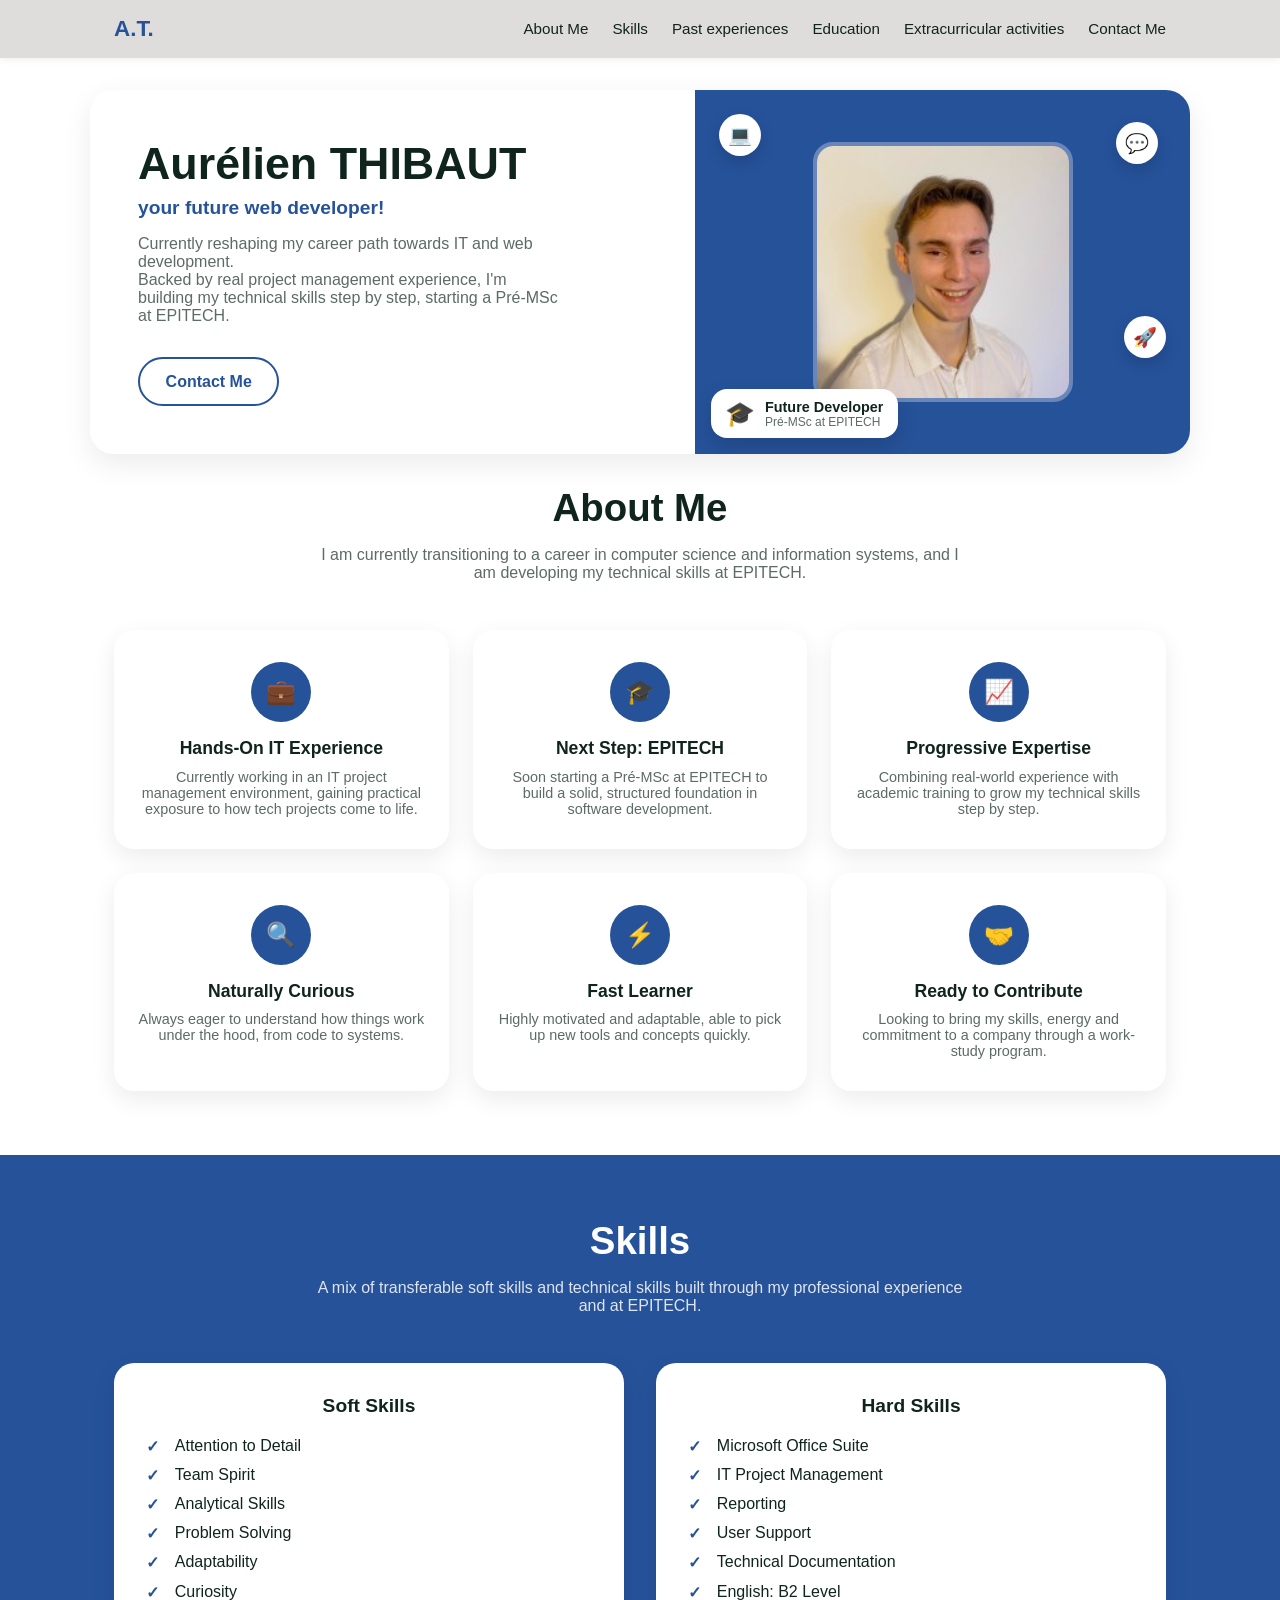
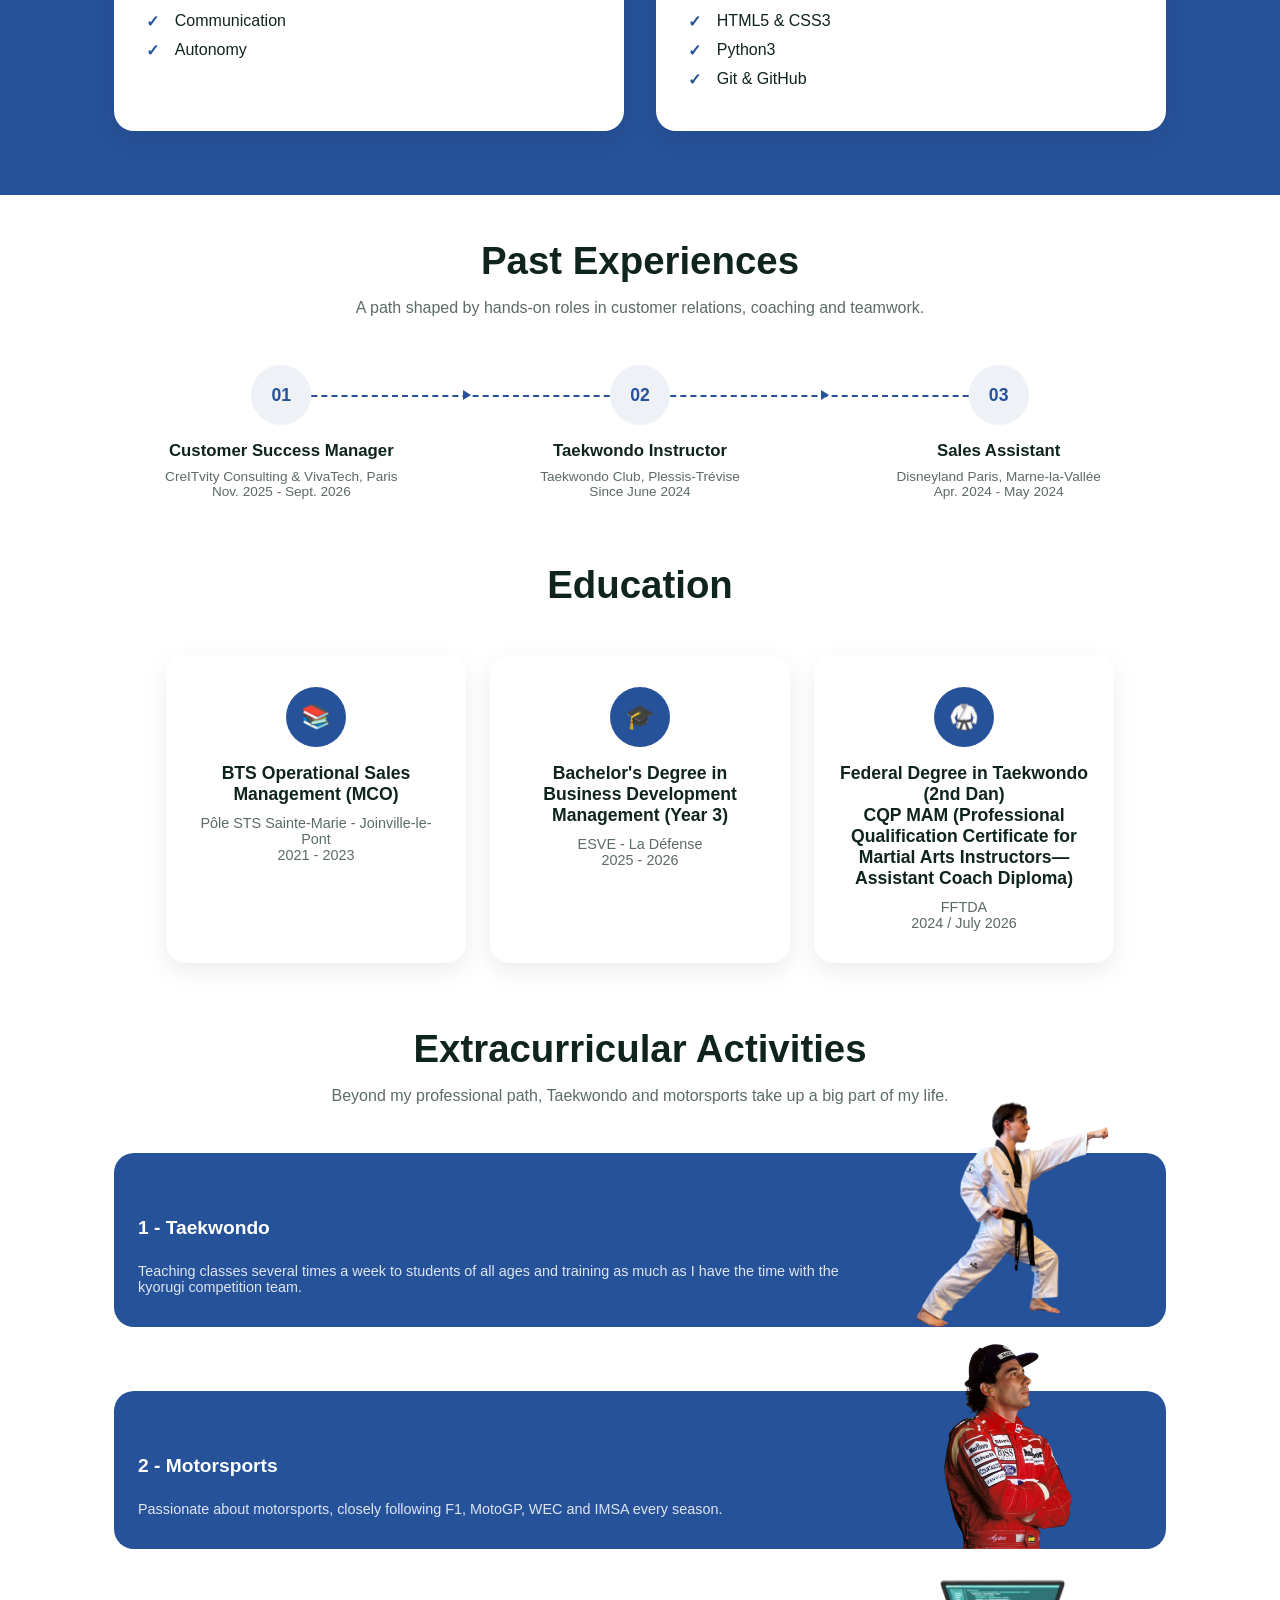
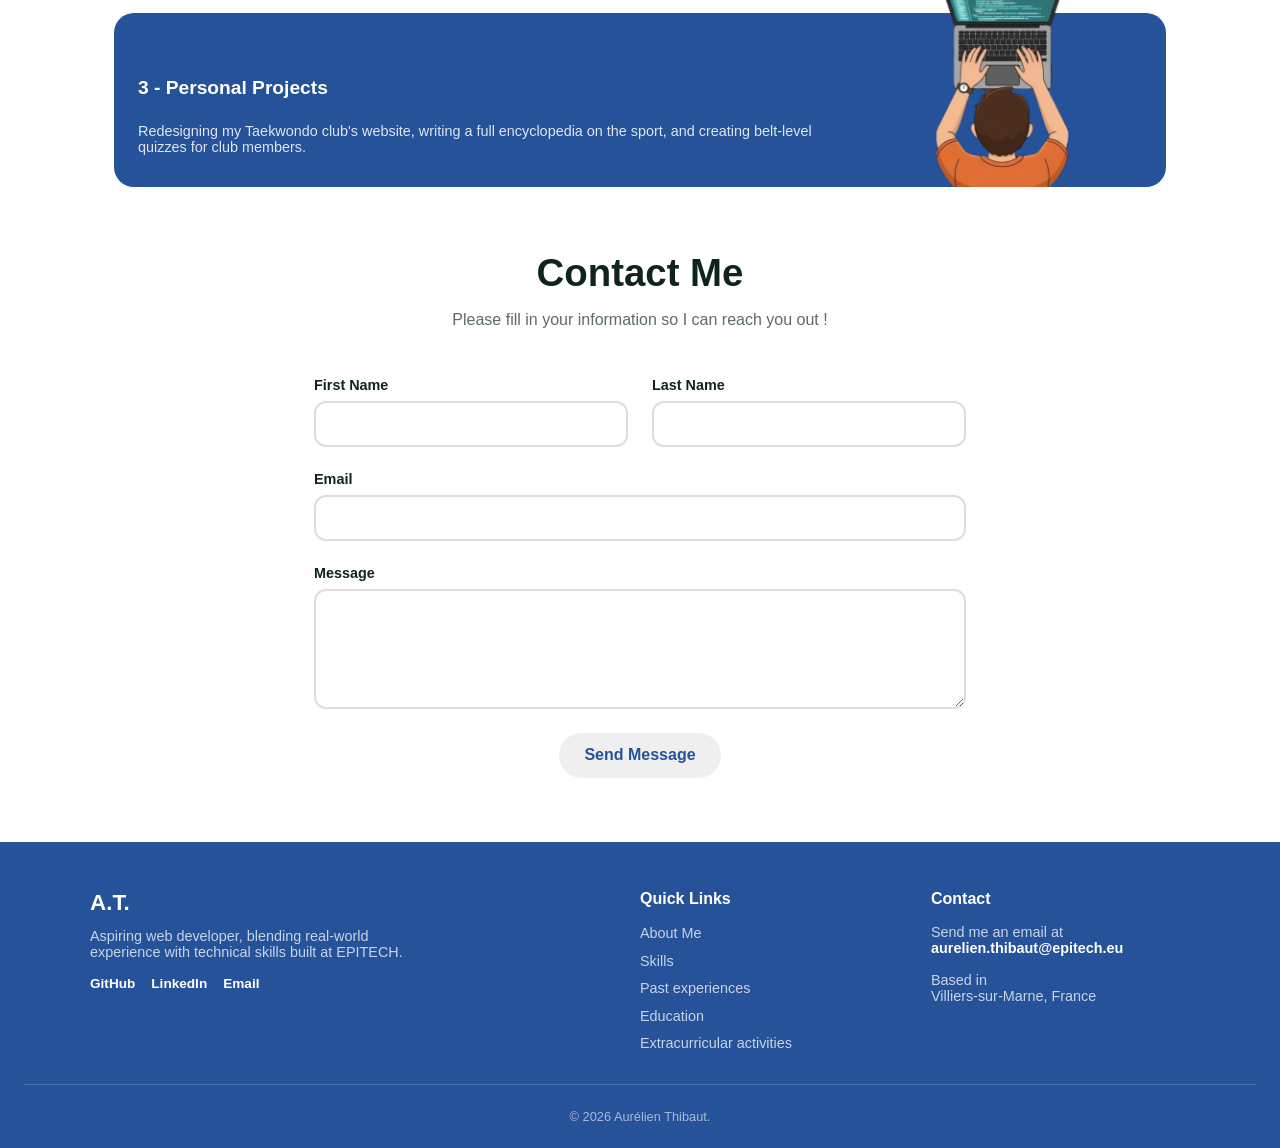
<file: index.html>
<!DOCTYPE html>
<html lang="en">
<head>
    <meta charset="UTF-8">
    <meta name="viewport" content="width=device-width, initial-scale=1.0">
    <title>Digital Resume</title>

    <link rel="stylesheet" href="style.css">
</head>
<body>
    <header class="navbar">
        <nav>
            <a href="#hero">A.T.</a>

            <ul class="nav-links">
                <li><a href="#about">About Me</a></li>
                <li><a href="#skills">Skills</a></li>
                <li><a href="#experience">Past experiences</a></li>
                <li><a href="#education">Education</a></li>
                <li><a href="#extracurricular">Extracurricular activities</a></li>
                <li><a href="#contact">Contact Me</a></li>
            </ul>
        </nav>
    </header>

    <main>

        <section id="hero" class="hero">
            <div class="hero-text">
                <h1 class="hero-title">Aurélien THIBAUT</h1>
                <p class="hero-subtitle"> your future web developer!</p>
                <p class="hero-description">
                    Currently reshaping my career path towards IT and web development.<br>
                    Backed by real project management experience, I'm building my technical
                    skills step by step, starting a Pré-MSc at EPITECH.
                </p>
                <div class="hero-buttons">
                    <a href="#contact" class="btn btn-primary">Contact Me</a>
                </div>
            </div>

            <div class="hero-image">
                <img src="Photo.jpg" alt="Picture Of Me" class="hero-photo">

                <div class="hero-badge hero-badge-main">
                    <span class="hero-badge-icon">🎓</span>
                    <div>
                        <p class="hero-badge-title">Future Developer</p>
                        <p class="hero-badge-text">Pré-MSc at EPITECH</p>
                    </div>
                </div>
            
                <div class="hero-floating-icon icon-one">💻</div>
                <div class="hero-floating-icon icon-two">💬</div>
                <div class="hero-floating-icon icon-three">🚀</div>
            </div>
        </section>
        
        <section id="about">
            <div class="about-intro">
                <h2>About Me</h2>
                    <p>I am currently transitioning to a career in computer science and information systems, and I am developing my technical skills at EPITECH.</p>
                </div>

            <div class="about-grid">
                <div class="about-item">
                    <div class="about-icon">💼</div>
                    <h3>Hands-On IT Experience</h3>
                    <p>Currently working in an IT project management environment, gaining practical exposure to how tech projects come to life.</p>
                </div>

                <div class="about-item">
                    <div class="about-icon">🎓</div>
                    <h3>Next Step: EPITECH</h3>
                    <p>Soon starting a Pré-MSc at EPITECH to build a solid, structured foundation in software development.</p>
                </div>

                <div class="about-item">
                    <div class="about-icon">📈</div>
                    <h3>Progressive Expertise</h3>
                    <p>Combining real-world experience with academic training to grow my technical skills step by step.</p>
                </div>

                <div class="about-item">
                    <div class="about-icon">🔍</div>
                    <h3>Naturally Curious</h3>
                    <p>Always eager to understand how things work under the hood, from code to systems.</p>
                </div>

                <div class="about-item">
                    <div class="about-icon">⚡</div>
                    <h3>Fast Learner</h3>
                    <p>Highly motivated and adaptable, able to pick up new tools and concepts quickly.</p>
                </div>

                <div class="about-item">
                    <div class="about-icon">🤝</div>
                    <h3>Ready to Contribute</h3>
                    <p>Looking to bring my skills, energy and commitment to a company through a work-study program.</p>
                </div>
            </div>
        </section>

        <section id="skills">
            <div class="section-header">
                <h2>Skills</h2>
                <p> A mix of transferable soft skills and technical skills built through my professional experience and at EPITECH.</p>
            </div>

            <div class="skills-grid">
                <div class="skills-category">
                    <h3>Soft Skills</h3>
                    <ul class="skills-list">
                        <li>Attention to Detail</li>
                        <li>Team Spirit</li>
                        <li>Analytical Skills</li>
                        <li>Problem Solving</li>
                        <li>Adaptability</li>
                        <li>Curiosity</li>
                        <li>Communication</li>
                        <li>Autonomy</li>
                    </ul>
                </div>

                <div class="skills-category">
                    <h3>Hard Skills</h3>
                    <ul class="skills-list">
                        <li>Microsoft Office Suite</li>
                        <li>IT Project Management</li>
                        <li>Reporting</li>
                        <li>User Support</li>
                        <li>Technical Documentation</li>
                        <li>English: B2 Level</li>
                        <li>HTML5 & CSS3</li>
                        <li>Python3</li>
                        <li>Git & GitHub</li>
                    </ul>
                </div>
            </div>
        </section>

        <section id="experiences">

            <div class="section-header">
                <h2><br>Past Experiences</h2>
                <p>A path shaped by hands-on roles in customer relations, coaching and teamwork.</p>
            </div>

            <div class="experience-timeline">

                <div class="experience-step">
                    <div class="experience-number">01</div>
                    <h3>Customer Success  Manager</h3>
                    <p>CreITvity Consulting & VivaTech, Paris<br>Nov. 2025 - Sept. 2026</p>
                </div>

                <div class="experience-step">
                    <div class="experience-number">02</div>
                    <h3>Taekwondo Instructor</h3>
                    <p>Taekwondo Club, Plessis-Trévise<br>Since June 2024</p>
                </div>

                <div class="experience-step">
                    <div class="experience-number">03</div>
                    <h3>Sales Assistant</h3>
                    <p>Disneyland Paris, Marne-la-Vallée<br>Apr. 2024 - May 2024</p>
                </div>

            </div>

        </section>

        <section id="education">

            <div class="education-intro">
                <h2>Education</h2>
            </div>

            <div class="education-grid">

                <div class="education-item">
                    <div class="education-icon">📚</div>
                    <h3>BTS Operational Sales Management (MCO)</h3>
                    <p>Pôle STS Sainte-Marie - Joinville-le-Pont<br>2021 - 2023</p>
                </div>

                <div class="education-item">
                    <div class="education-icon">🎓</div>
                    <h3>Bachelor's Degree in Business Development Management (Year 3)</h3>
                    <p>ESVE - La Défense<br>2025 - 2026</p>
                </div>

                <div class="education-item">
                    <div class="education-icon">🥋</div>
                    <h3>Federal Degree in Taekwondo (2nd Dan)<br>CQP MAM (Professional Qualification Certificate for Martial Arts Instructors—Assistant Coach Diploma)</h3>
                    <p>FFTDA<br>2024 / July 2026</p>
                </div>

            </div>

        </section>

        <section id="extracurricular">

            <div class="section-header">
                <h2>Extracurricular Activities</h2>
                <p>Beyond my professional path, Taekwondo and motorsports take up a big part of my life.</p>
            </div>

                <div class="extracurricular-grid">
                    <div class="extracurricular-item">
                        <img src="extracurricular-taekwondo.png" alt=" Picture Of Me Doing Taekwondo" class="extracurricular_activity_1-photo">
                        <h3>1 - Taekwondo</h3>
                        <p><br>Teaching classes several times a week to students of all ages and training as much as I have the time with the kyorugi competition team.</p>
                    </div>
                </div>

                <div class="extracurricular-grid">
                    <div class="extracurricular-item">
                        <img src="extracurricular-f1.png" alt=" Picture Of Senna" class="extracurricular_activity_2-photo">
                        <h3>2 - Motorsports</h3>
                        <p><br>Passionate about motorsports, closely following F1, MotoGP, WEC and IMSA every season.</p>
                    </div>
                </div>
                
                <div class="extracurricular-grid">
                    <div class="extracurricular-item">
                        <img src="extracurricular-dev.png" alt=" Picture Of A Dev" class="extracurricular_activity_3-photo">
                        <h3>3 - Personal Projects</h3>
                        <p><br>Redesigning my Taekwondo club's website, writing a full encyclopedia on the sport, and creating belt-level quizzes for club members.</p>
                    </div>
                </div>

        </section>

        <section id="contact">
            <div class="section-header">
                <h2>Contact Me</h2>
                <p>Please fill in your information so I can reach you out !</p>
            </div>

            <form class="contact-form" action="https://formspree.io/f/mvkgweor" method="post">
                <div class="form-row">
                    <div class="form-group">
                        <label for="firstname">First Name</label>
                        <input type="text" id="firstname" name="firstname" required>
                    </div>

                    <div class="form-group">
                        <label for="lastname">Last Name</label>
                        <input type="text" id="lastname" name="lastname" required>
                    </div>
                </div>

                <div class="form-group">
                    <label for="email">Email</label>
                    <input type="email" id="email" name="email" required>
                </div>

                <div class="form-group">
                    <label for="message">Message</label>
                    <textarea id="message" name="message" rows="5" required></textarea>
                </div>

                <button type="submit" class="btn btn-primary">Send Message</button>
            </form>
        </section>
    
    </main>

    <footer class="site-footer">
        <div class="footer-content">
            <div class="footer-brand">
                <a href="#hero" class="footer-logo">A.T.</a>
                <p class="footer-tagline">Aspiring web developer, blending real-world experience with technical skills built at EPITECH.</p>
                <div class="footer-socials">
                    <a href="https://github.com/Aure-0411/" target="_blank" rel="noopener">GitHub</a>
                    <a href="https://www.linkedin.com/in/aur%C3%A9lien-thibaut-6593a7209/" target="_blank" rel="noopener">LinkedIn</a>
                    <a href="mailto:aurelien.thibaut@epitech.eu">Email</a>
                </div>
            </div>

            <div class="footer-links">
                <h3>Quick Links</h3>
                <ul>
                    <li><a href="#about">About Me</a></li>
                    <li><a href="#skills">Skills</a></li>
                    <li><a href="#experience">Past experiences</a></li>
                    <li><a href="#education">Education</a></li>
                    <li><a href="#extracurricular">Extracurricular activities</a></li>
                </ul>
            </div>

            <div class="footer-contact">
                <h3>Contact</h3>
                <p>Send me an email at<br><a href="mailto:aurelien.thibaut@epitech.eu">aurelien.thibaut@epitech.eu</a></p>
                <p>Based in<br>Villiers-sur-Marne, France</p>
            </div>
        </div>

        <div class="footer-bottom">
            <p>&copy; 2026 Aurélien Thibaut.</p>
        </div>
    </footer>

</body>
</html>
</file>
<file: style.css>
/* Reset de base */
* {
    margin: 0;
    padding: 0;
    box-sizing: border-box;
}

body {
    font-family: Arial, sans-serif;
    color: #10241e;
}

a {
    text-decoration: none;
    color: inherit;
}

ul {
    list-style: none;
}

/* Barre menu */
.navbar {
    position: sticky;
    top: 0;
    background-color: #dfdcdc;
    box-shadow: 0 1px 8px rgba(0, 0, 0, 0.08);
    z-index: 1000;
}

.navbar nav {
    display: flex;
    align-items: center;
    justify-content: space-between;
    max-width: 1100px;
    margin: 0 auto;
    padding: 1rem 1.5rem;
    flex-wrap: wrap;
    gap: 1rem;
}

.navbar nav > a {
    font-weight: 700;
    font-size: 1.4rem;
    color: #26529a;
}

.nav-links {
    display: flex;
    flex-wrap: wrap;
    gap: 1.5rem;
}

.nav-links a {
    font-weight: 500;
    font-size: 0.95rem;
    position: relative;
    padding-bottom: 4px;
    transition: color 0.3s ease;
}

.nav-links a:hover {
    color: #26529a;
}

.nav-links a::after {
    content: '';
    position: absolute;
    left: 0;
    bottom: 0;
    width: 0;
    height: 2px;
    background-color: #26529a;
    transition: width 0.3s ease;
}

.nav-links a:hover::after {
    width: 100%;
}

/* Responsive : sur petit écran, les liens passent à la ligne au lieu de se cacher */
@media (max-width: 600px) {
    .navbar nav {
        flex-direction: column;
        align-items: center;
        text-align: center;
    }

    .nav-links {
        justify-content: center;
        gap: 1rem 1.2rem;
    }
}

/* Hero */
.hero {
    max-width: 1100px;
    margin: 2rem auto;
    display: grid;
    grid-template-columns: 1.1fr 0.9fr;
    align-items: stretch;
    border-radius: 24px;
    overflow: hidden;
    box-shadow: 0 10px 30px rgba(0, 0, 0, 0.08);
}

.hero-text {
    padding: 3rem;
    display: flex;
    flex-direction: column;
    justify-content: center;
    background-color: #ffffff;
}

.hero-title {
    font-size: clamp(2rem, 4vw, 2.8rem);
    margin-bottom: 0.5rem;
}

.hero-subtitle {
    font-size: 1.2rem;
    color: #26529a;
    font-weight: 600;
    margin-bottom: 1rem;
}

.hero-description {
    color: #5c6b67;
    margin-bottom: 2rem;
    max-width: 420px;
}

.hero-buttons {
    display: flex;
    gap: 1rem;
    flex-wrap: wrap;
}

.btn {
    padding: 0.85rem 1.6rem;
    border-radius: 999px;
    font-weight: 600;
    text-align: center;
    transition: transform 0.3s ease, box-shadow 0.3s ease, background-color 0.3s ease;
}

.btn-primary {
    border: 2px solid #26529a;
    color: #26529a;
}

.btn-primary:hover {
    background-color: #26529a;
    color: #ffffff;
    transform: translateY(-3px);
}

/* Colonne image */
.hero-image {
    position: relative;
    background-color: #26529a;
    display: flex;
    align-items: center;
    justify-content: center;
    padding: 2rem;
}

.hero-photo {
    width: clamp(160px, 35vw, 260px);
    height: clamp(160px, 35vw, 260px);
    object-fit: cover;
    border-radius: 20px;
    border: 4px solid rgba(255, 255, 255, 0.3);
}

/* Badge principal flottant */
.hero-badge {
    position: absolute;
    bottom: 1rem;
    left: 1rem;
    background-color: #ffffff;
    border-radius: 16px;
    padding: 0.6rem 0.9rem;
    display: flex;
    align-items: center;
    gap: 0.6rem;
    box-shadow: 0 8px 20px rgba(0, 0, 0, 0.15);
    max-width: min(220px, 55vw);
}

.hero-badge-icon {
    font-size: 1.5rem;
}

.hero-badge-title {
    font-weight: 700;
    font-size: 0.9rem;
}

.hero-badge-text {
    font-size: 0.75rem;
    color: #5c6b67;
}

/* Petites icônes flottantes décoratives */
.hero-floating-icon {
    position: absolute;
    background-color: #ffffff;
    border-radius: 50%;
    width: clamp(32px, 8vw, 42px);
    height: clamp(32px, 8vw, 42px);
    display: flex;
    align-items: center;
    justify-content: center;
    font-size: clamp(0.9rem, 2.5vw, 1.2rem);
    box-shadow: 0 6px 15px rgba(0, 0, 0, 0.15);
    animation: floatUpDown 3s ease-in-out infinite;
}

.icon-one {
    top: 1.5rem;
    left: 1.5rem;
    animation-delay: 0s;
}

.icon-two {
    top: 2rem;
    right: 2rem;
    animation-delay: 1s;
}

.icon-three {
    bottom: 6rem;
    right: 1.5rem;
    animation-delay: 2s;
}

@keyframes floatUpDown {
    0%, 100% { transform: translateY(0); }
    50% { transform: translateY(-10px); }
}

/* About Me */
.about-intro {
    max-width: 700px;
    margin: 0 auto 3rem;
    padding: 0 1.5rem;
    text-align: center;
}

.about-intro h2 {
    font-size: clamp(1.8rem, 3.5vw, 2.4rem);
    margin-bottom: 1rem;
}

.about-intro p {
    color: #5c6b67;
}

.about-grid {
    max-width: 1100px;
    margin: 0 auto;
    padding: 0 1.5rem 4rem;
    display: grid;
    grid-template-columns: repeat(3, 1fr);
    gap: 1.5rem;
}

.about-item {
    background-color: #ffffff;
    border-radius: 20px;
    padding: 2rem 1.5rem;
    box-shadow: 0 8px 24px rgba(0, 0, 0, 0.08);
    text-align: center;
    transition: transform 0.3s ease, box-shadow 0.3s ease;
}

.about-item:hover {
    transform: translateY(-6px);
    box-shadow: 0 14px 30px rgba(0, 0, 0, 0.12);
}

.about-icon {
    width: 60px;
    height: 60px;
    margin: 0 auto 1rem;
    border-radius: 50%;
    background-color: #26529a;
    color: #ffffff;
    display: flex;
    align-items: center;
    justify-content: center;
    font-size: 1.5rem;
}

.about-item h3 {
    font-size: 1.1rem;
    margin-bottom: 0.6rem;
}

.about-item p {
    font-size: 0.9rem;
    color: #5c6b67;
}

/* Skills */

#skills {
    background-color: #26529a;
    padding: 4rem 0 0;
}

#skills .section-header h2 {
    color: #ffffff;
}

#skills .section-header p {
    color: rgba(255, 255, 255, 0.85);
}

.section-header {
    max-width: 700px;
    margin: 0 auto 3rem;
    padding: 0 1.5rem;
    text-align: center;
}

.section-header h2 {
    font-size: clamp(1.8rem, 3.5vw, 2.4rem);
    margin-bottom: 1rem;
}

.section-header p {
    color: #5c6b67;
}

.skills-grid {
    max-width: 1100px;
    margin: 0 auto;
    padding: 0 1.5rem 4rem;
    display: grid;
    grid-template-columns: repeat(2, 1fr);
    gap: 2rem;
}

.skills-category {
    background-color: #ffffff;
    border-radius: 20px;
    padding: 2rem;
    box-shadow: 0 8px 24px rgba(0, 0, 0, 0.08);
}

.skills-category h3 {
    text-align: center;
    margin-bottom: 1.2rem;
    font-size: 1.2rem;
}

.skills-list li {
    position: relative;
    padding-left: 1.8rem;
    margin-bottom: 0.7rem;
    color: #10241e;
}

.skills-list li::before {
    content: '✓';
    position: absolute;
    left: 0;
    color: #26529a;
    font-weight: 700;
}

/* Past Experiences */
.experience-timeline {
    max-width: 1100px;
    margin: 0 auto;
    padding: 0 1.5rem 4rem;
    display: grid;
    grid-template-columns: repeat(3, 1fr);
    gap: 1.5rem;
}

.experience-step {
    position: relative;
    text-align: center;
}

.experience-number {
    width: 60px;
    height: 60px;
    margin: 0 auto 1rem;
    border-radius: 50%;
    background-color: #eef1f6;
    color: #26529a;
    font-weight: 700;
    font-size: 1.1rem;
    display: flex;
    align-items: center;
    justify-content: center;
    position: relative;
    z-index: 2;
}

.experience-step h3 {
    margin-bottom: 0.5rem;
    font-size: 1.05rem;
}

.experience-step p {
    color: #5c6b67;
    font-size: 0.85rem;
}

/* Trait pointillé entre les cercles (pas sur le dernier step) */
.experience-step:not(:last-child)::before {
    content: '';
    position: absolute;
    top: 30px;
    left: 50%;
    width: calc(100% + 1.5rem);
    height: 0;
    border-top: 2px dashed #26529a;
    z-index: 1;
}

/* Pointe de flèche à la fin du trait */
.experience-step:not(:last-child)::after {
    content: '';
    position: absolute;
    top: 30px;
    left: calc(100% + 1.5rem - 10px);
    transform: translateY(-50%);
    width: 0;
    height: 0;
    border-top: 5px solid transparent;
    border-bottom: 5px solid transparent;
    border-left: 8px solid #26529a;
    z-index: 1;
}

/* Education */
.education-intro {
    max-width: 700px;
    margin: 0 auto 3rem;
    padding: 0 1.5rem;
    text-align: center;
}

.education-intro h2 {
    font-size: clamp(1.8rem, 3.5vw, 2.4rem);
    margin-bottom: 1rem;
}

.education-intro p {
    color: #5c6b67;
}

.education-grid {
    max-width: 1100px;
    margin: 0 auto;
    padding: 0 1.5rem 4rem;
    display: flex;
    flex-wrap: wrap;
    justify-content: center;
    gap: 1.5rem;
}

.education-item {
    flex: 0 1 300px;
    background-color: #ffffff;
    border-radius: 20px;
    padding: 2rem 1.5rem;
    box-shadow: 0 8px 24px rgba(0, 0, 0, 0.08);
    text-align: center;
    transition: transform 0.3s ease, box-shadow 0.3s ease;
}

.education-item:hover {
    transform: translateY(-6px);
    box-shadow: 0 14px 30px rgba(0, 0, 0, 0.12);
}

.education-icon {
    width: 60px;
    height: 60px;
    margin: 0 auto 1rem;
    border-radius: 50%;
    background-color: #26529a;
    color: #ffffff;
    display: flex;
    align-items: center;
    justify-content: center;
    font-size: 1.5rem;
}

.education-item h3 {
    font-size: 1.1rem;
    margin-bottom: 0.6rem;
}

.education-item p {
    font-size: 0.9rem;
    color: #5c6b67;
}

/* Extracurricular Activities */
.extracurricular-grid {
    max-width: 1100px;
    margin: 0 auto;
    padding: 0 1.5rem 4rem;
    display: grid;
    grid-template-columns: repeat(auto-fit, minmax(260px, 1fr));
    gap: 2rem;
}

.extracurricular-item {
    position: relative;
    background-color: #26529a;
    border-radius: 20px;
    padding: 4rem 1.5rem 2rem;
    color: #ffffff;
    overflow: visible;
}

.extracurricular_activity_1-photo {
    position: absolute;
    bottom: 0px;
    right: 3rem;
    width: 210px;
    height: auto;
    object-fit: contain;
}

.extracurricular_activity_2-photo {
    position: absolute;
    bottom: 0px;
    right: 3rem;
    width: 220px;
    height: auto;
    object-fit: cover;
    object-position: top;
    border-radius: 0px;
}

.extracurricular_activity_3-photo {
    position: absolute;
    bottom: 0;
    right: 0.2rem;
    width: 240px;
    height: 240px;
    object-fit: cover;
    object-position: top;
    border-radius: 0px;
}

.extracurricular-item h3 {
    font-size: 1.2rem;
    margin-bottom: 0.5rem;
}

.extracurricular-item p {
    max-width: 70%;
    font-size: 0.9rem;
    color: rgba(255, 255, 255, 0.85);
}

/* Contact */
.contact-form {
    max-width: 700px;
    margin: 0 auto;
    padding: 0 1.5rem 4rem;
    display: flex;
    flex-direction: column;
    gap: 1.5rem;
}

.form-row {
    display: flex;
    gap: 1.5rem;
}

.form-group {
    flex: 1;
    display: flex;
    flex-direction: column;
}

.form-group label {
    margin-bottom: 0.5rem;
    font-weight: 600;
    font-size: 0.9rem;
}

.form-group input,
.form-group textarea {
    padding: 0.75rem 1rem;
    border: 2px solid #dfdcdc;
    border-radius: 12px;
    font-family: inherit;
    font-size: 1rem;
    color: #10241e;
    transition: border-color 0.3s ease, box-shadow 0.3s ease;
}

.form-group input:focus,
.form-group textarea:focus {
    outline: none;
    border-color: #26529a;
    box-shadow: 0 0 0 3px rgba(38, 82, 154, 0.15);
}

.form-group textarea {
    resize: vertical;
    min-height: 120px;
}

.contact-form .btn {
    align-self: center;
    border: none;
    cursor: pointer;
    font-size: 1rem;
}

/* Footer */
.site-footer {
    background-color: #26529a;
    color: #ffffff;
    padding: 3rem 1.5rem 0;
}

.footer-content {
    max-width: 1100px;
    margin: 0 auto;
    display: grid;
    grid-template-columns: 2fr 1fr 1fr;
    gap: 2rem;
    padding-bottom: 2rem;
}

.footer-logo {
    display: inline-block;
    font-weight: 700;
    font-size: 1.4rem;
    color: #ffffff;
    margin-bottom: 0.75rem;
}

.footer-tagline {
    color: rgba(255, 255, 255, 0.75);
    font-size: 0.9rem;
    max-width: 320px;
    margin-bottom: 1rem;
}

.footer-socials {
    display: flex;
    gap: 1rem;
}

.footer-socials a {
    color: #ffffff;
    font-size: 0.85rem;
    font-weight: 600;
    transition: color 0.3s ease;
}

.footer-socials a:hover {
    color: #dfdcdc;
}

.footer-links h3,
.footer-contact h3 {
    font-size: 1rem;
    margin-bottom: 1rem;
}

.footer-links ul {
    display: flex;
    flex-direction: column;
    gap: 0.6rem;
}

.footer-links a {
    color: rgba(255, 255, 255, 0.75);
    font-size: 0.9rem;
    transition: color 0.3s ease;
}

.footer-links a:hover {
    color: #ffffff;
}

.footer-contact p {
    color: rgba(255, 255, 255, 0.75);
    font-size: 0.9rem;
    margin-bottom: 1rem;
}

.footer-contact a {
    color: #ffffff;
    font-weight: 600;
}

.footer-bottom {
    border-top: 1px solid rgba(255, 255, 255, 0.15);
    padding: 1.5rem 0;
    text-align: center;
}

.footer-bottom p {
    font-size: 0.8rem;
    color: rgba(255, 255, 255, 0.6);
}

@media (max-width: 900px) {
    .about-grid {
        grid-template-columns: repeat(2, 1fr);
    }
}

@media (max-width: 767px) {
    .hero {
        grid-template-columns: 1fr;
        margin: 1rem;
    }

    .hero-text {
        padding: 2rem 1.5rem;
        text-align: center;
        align-items: center;
    }

    .hero-description {
        max-width: none;
    }

    .hero-buttons {
        justify-content: center;
    }

    .hero-image {
        min-height: 320px;
    }
}

@media (max-width: 700px) {
    .skills-grid {
        grid-template-columns: 1fr;
    }

    .footer-content {
        grid-template-columns: 1fr;
        text-align: center;
    }

    .experience-timeline {
        grid-template-columns: 1fr;
        gap: 2.5rem;
    }

    .experience-step::before,
    .experience-step::after {
        display: none;
    }

    .form-row {
        flex-direction: column;
        gap: 1.5rem;
    }

    .extracurricular_activity_1-photo {
        width: 110px;
    }

    .extracurricular_activity_2-photo {
        width: 110px;
        height: 150px;
    }

    .extracurricular_activity_3-photo {
        width: 110px;
        height: 110px;
    }

    .extracurricular-item p {
        max-width: 55%;
    }
}

@media (max-width: 600px) {
    .about-grid {
        grid-template-columns: 1fr;
    }
}

@media (max-width: 480px) {
    .navbar nav > a {
        font-size: 1.2rem;
    }

    .nav-links {
        gap: 0.6rem 1rem;
        font-size: 0.85rem;
    }
}
</file>
